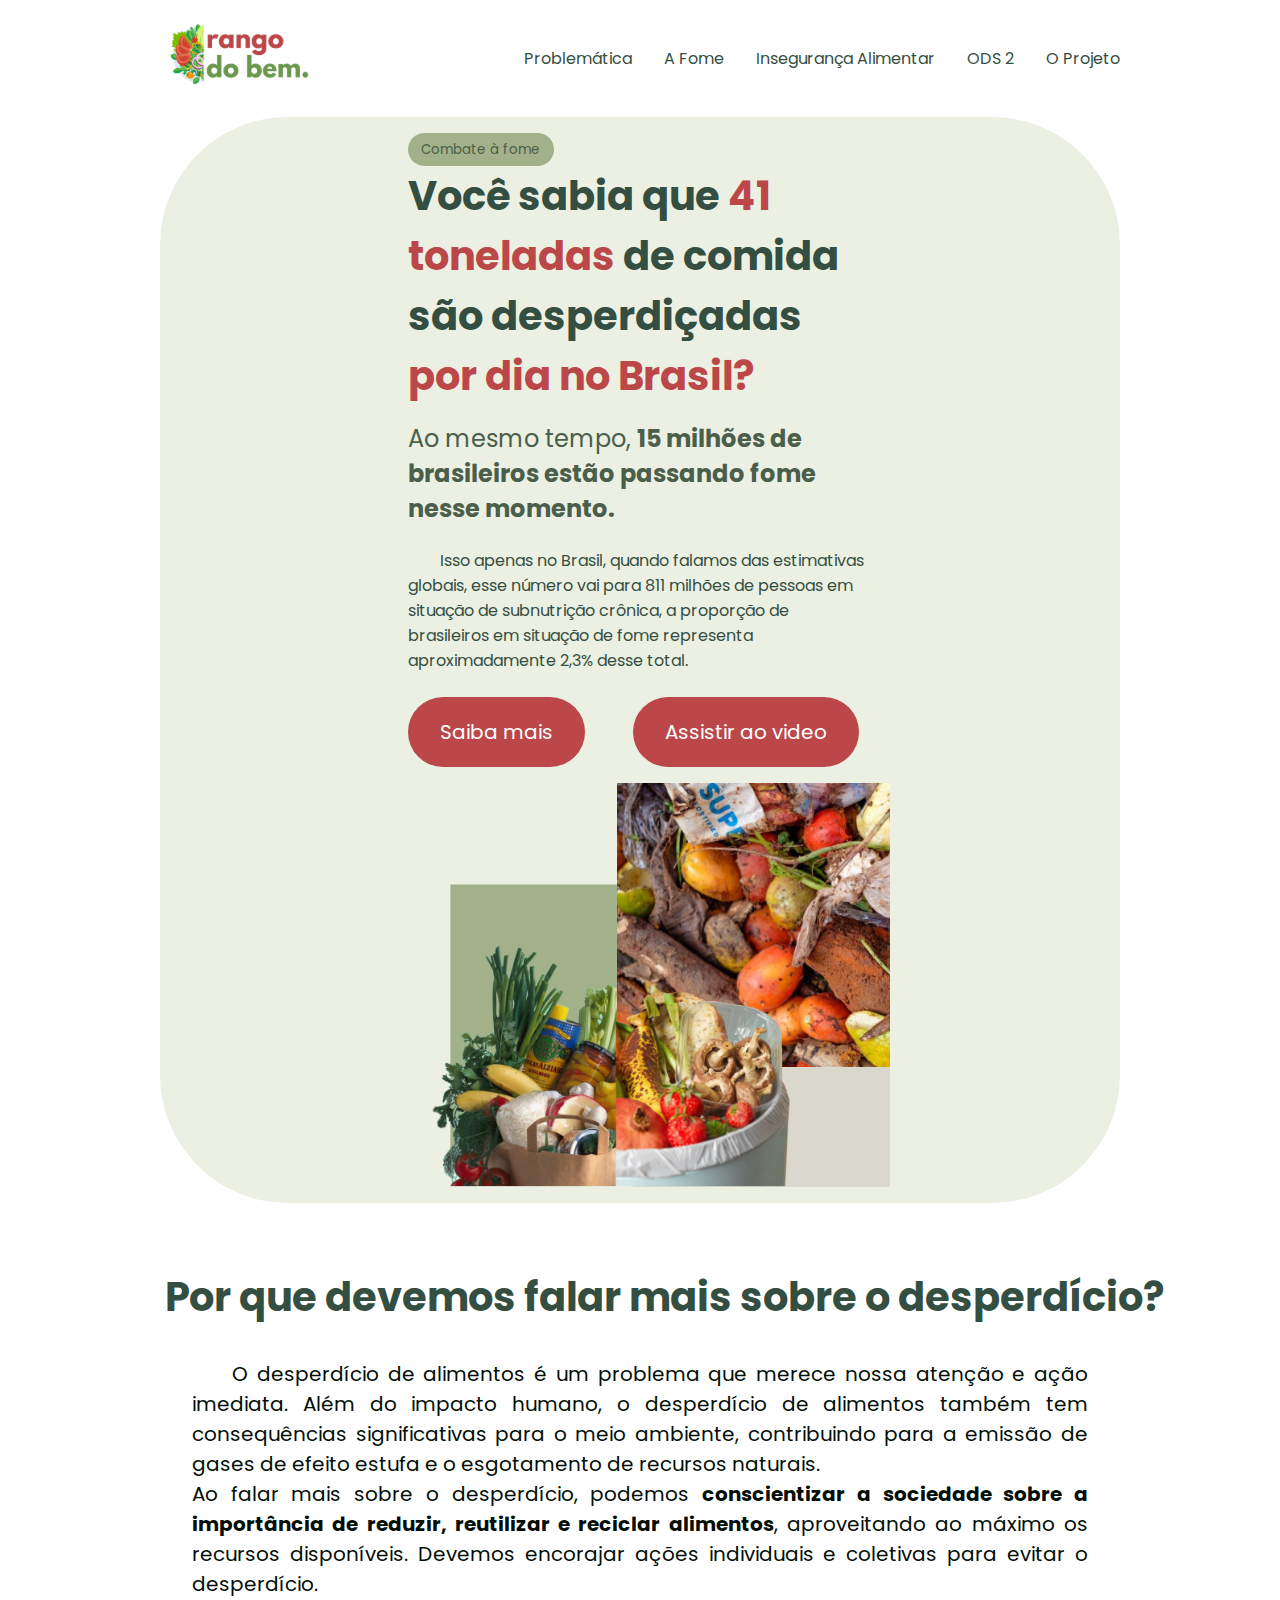
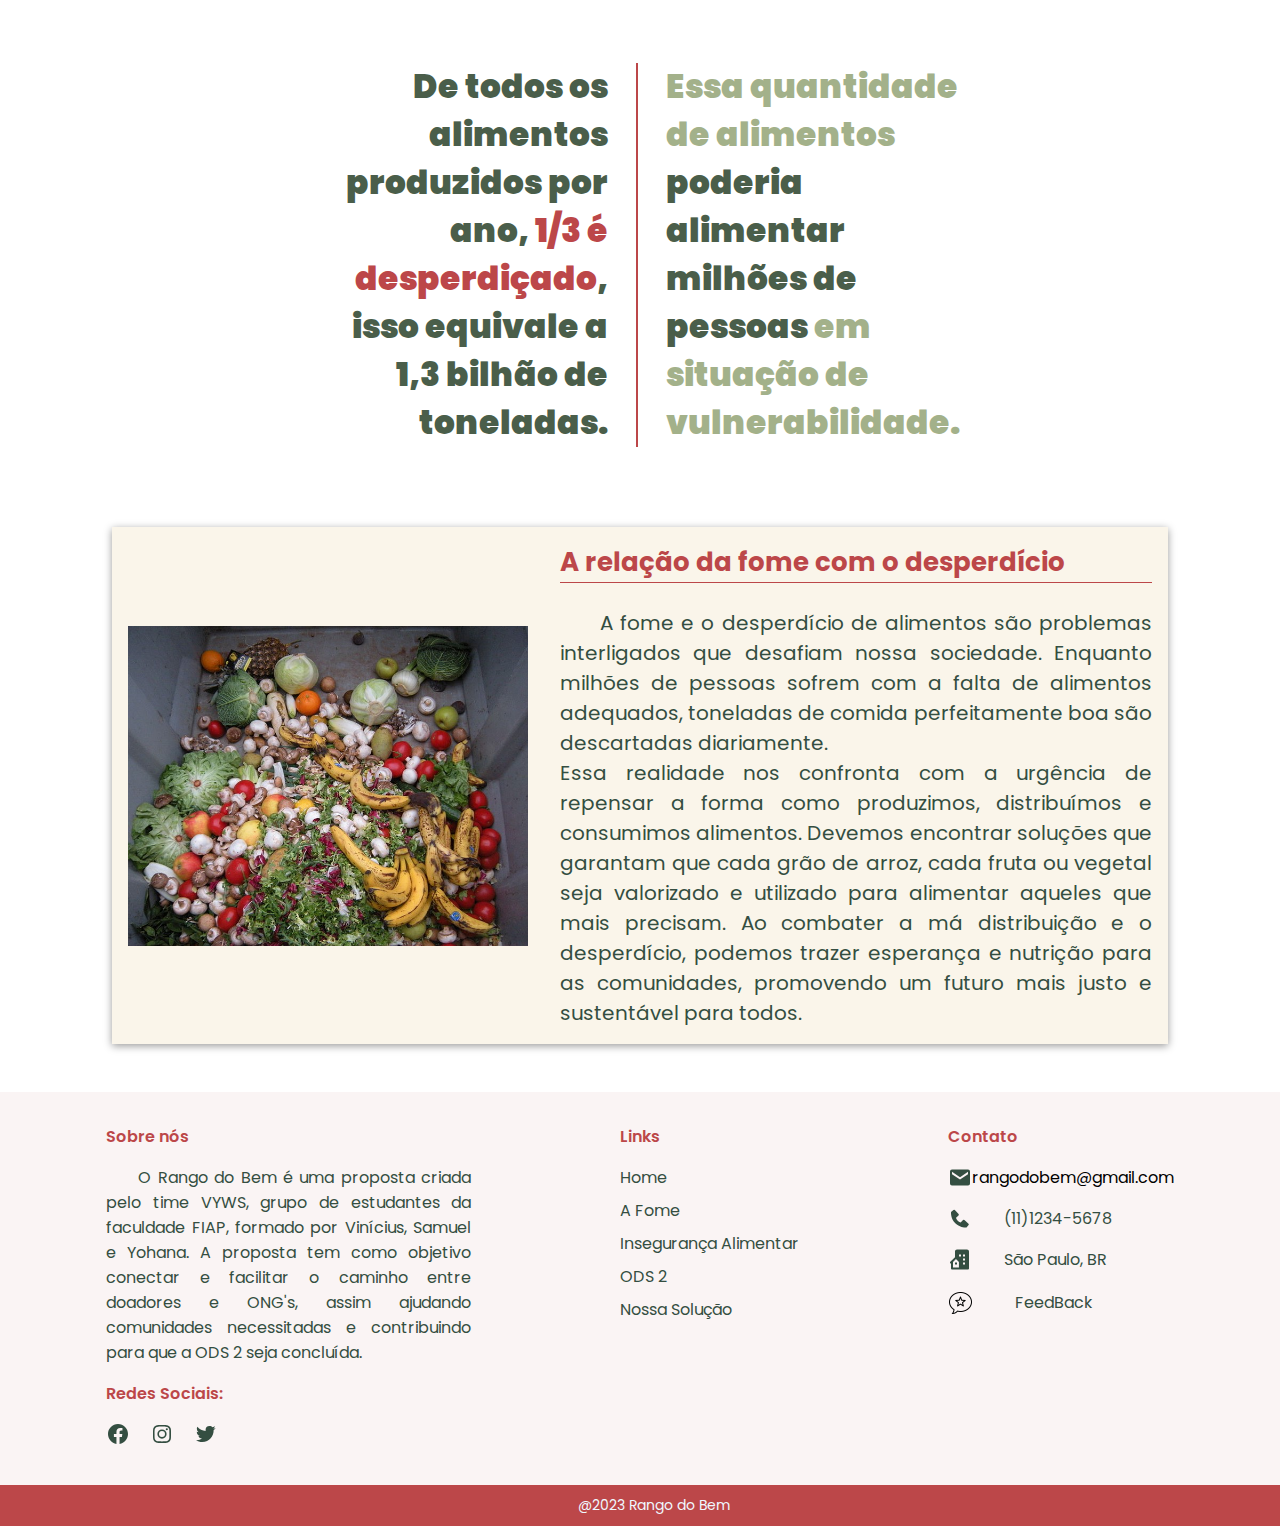
<file: index.html>
<!DOCTYPE html>
<html lang="pt-br">
  <head>
    <meta charset="UTF-8" />
    <meta http-equiv="X-UA-Compatible" content="IE=edge" />
    <meta name="viewport" content="width=device-width, initial-scale=1.0" />
    <title>Rango do Bem</title>
    <link rel="icon" href="assets/images/rg.svg" />
    <link rel="preconnect" href="https://fonts.googleapis.com" />
    <link rel="preconnect" href="https://fonts.gstatic.com" crossorigin />
    <link
      href="https://fonts.googleapis.com/css2?family=Poppins:wght@100;200;300;400;500;700&display=swap"
      rel="stylesheet"
    />
    <link rel="preconnect" href="https://fonts.googleapis.com" />
    <link rel="preconnect" href="https://fonts.gstatic.com" crossorigin />
    <link
      href="https://fonts.googleapis.com/css2?family=Montserrat:wght@200;300;400&display=swap"
      rel="stylesheet"
    />
    <link rel="stylesheet" href="style.css" />
  </head>
  <body>


    <header>
      <nav class="nav-bar">
          <div class="logo">
              <a href="index.html"><img src="assets/images/logo.svg" alt="Logo Rango do Bem"/></a>
          </div>

          <div >
              <ul class="nav-list">
                  <li class="nav-item"><a href="index.html" class="nav-link">Problemática</a></li>
                  <li class="nav-item"><a href="fome.html" class="nav-link">A Fome</a></li>
                  <li class="nav-item"><a href="insegAlimentar.html" class="nav-link">Insegurança Alimentar</a></li>
                  <li class="nav-item"><a href="ods2.html" class="nav-link">ODS 2</a></li>
                  <li class="nav-item"><a href="solucao.html" class="nav-link">O Projeto</a></li>
              </ul>
          </div>

          <div class="mobile-menu-icon">
              <button onclick="menuShow()"><img class="icon" src="assets/images/menu/bx-menu.png" alt="Ícone Menu Mobile"></button>
          </div>
      </nav>

      <div class="mobile-menu">
          <ul class="nav-list">
              <li class="nav-item"><a href="index.html" class="nav-link">Problemática</a></li>
              <li class="nav-item"><a href="fome.html" class="nav-link">A Fome</a></li>
              <li class="nav-item"><a href="insegAlimentar.html" class="nav-link">Insegurança Alimentar</a></li>
              <li class="nav-item"><a href="ods2.html" class="nav-link">ODS 2</a></li>
              <li class="nav-item"><a href="solucao.html" class="nav-link">O Projeto</a></li>
          </ul>
      </div>
  </header>


    <main>
      <section class="problem">
        <div class="container__one">
          <div class="container__one__text">
            <h5>Combate à fome</h5>
            <h2>
              Você sabia que
              <span style="color: var(--red)"> 41 toneladas</span> de comida são
              desperdiçadas
              <span style="color: var(--red)">por dia no Brasil?</span>
            </h2>
            <h4>
              Ao mesmo tempo,
              <strong
                >15 milhões de brasileiros estão passando fome nesse
                momento.</strong
              >
            </h4>
            <p>
              Isso apenas no Brasil, quando falamos das estimativas globais,
              esse número vai para 811 milhões de pessoas em situação de
              subnutrição crônica, a proporção de brasileiros em situação de
              fome representa aproximadamente 2,3% desse total.
            </p>
            <div class="text__button">
              <a
                onclick="redirectFome()"
                target="_blank"
                ><button class="button" >Saiba mais</button></a
              >
              <div class="video">
                <button id="buttonToggle" onclick="buttonClick()" class="button"> Assistir ao video</button>
              </div>
            </div>
          </div>
          <img
            src="assets/images/imagem.png"
            width="500px"
            height="300px"
            class="container__one__image"
            alt="Imagem de comida desperdiçada"
          />
        </div>
      </section>


      <section>
        <div id="toggleDiv">
            <iframe width="720" height="480"
             src="https://www.youtube.com/embed/nalturLBePc" 
             title="YouTube video player" frameborder="0" 
             allow="accelerometer; autoplay; clipboard-write; encrypted-media; gyroscope; picture-in-picture; web-share" allowfullscreen></iframe>
        </div>
      </section>
      <section class="responsividade">
        <div class="titulo">
          <h2 class="conteudo__titulo">
            Por que devemos falar mais sobre o desperdício?
          </h2>
        </div>
        <div class="info">
          <div class="conteudo__texto">
            <div class="conteudo__texto1">
              <p class="texto">
                O desperdício de alimentos é um problema que merece nossa
                atenção e ação imediata. Além do impacto humano, o desperdício
                de alimentos também tem consequências significativas para o meio
                ambiente, contribuindo para a emissão de gases de efeito estufa
                e o esgotamento de recursos naturais. <br />
                Ao falar mais sobre o desperdício, podemos
                <strong
                  >conscientizar a sociedade sobre a importância de reduzir,
                  reutilizar e reciclar alimentos</strong
                >, aproveitando ao máximo os recursos disponíveis. Devemos
                encorajar ações individuais e coletivas para evitar o
                desperdício.
              </p>
            </div>
          </div>
          <div class="conteudo__texto2"></div>
        </div>
        <div class="conteudo__fome">
          <div class="textos">
            <div class="texto1">
              <h3>
                <strong
                  >De todos os alimentos produzidos por ano,<span
                    style="color: var(--red)"
                  >
                    1/3 é desperdiçado</span
                  >, isso equivale a 1,3 bilhão de toneladas.</strong
                >
              </h3>
            </div>
            <div class="texto2">
              <h3>
                <strong
                  >Essa quantidade de alimentos
                  <span style="color: var(--mossGreen)"
                    >poderia alimentar milhões de pessoas</span
                  >
                  em situação de vulnerabilidade.</strong
                >
              </h3>
            </div>
          </div>
        </div>

        <div class="container">
          <div class="card">
            <img
              src="assets/images/desperdicio.jpeg"
              class="card__image"
              width="400"
            />
            <div class="card__body">
              <h3>A relação da fome com o desperdício</h3>
              <hr class="linha" />
              <br />
              <p>
                A fome e o desperdício de alimentos são problemas interligados
                que desafiam nossa sociedade. Enquanto milhões de pessoas sofrem
                com a falta de alimentos adequados, toneladas de comida
                perfeitamente boa são descartadas diariamente. <br />Essa
                realidade nos confronta com a urgência de repensar a forma como
                produzimos, distribuímos e consumimos alimentos. Devemos
                encontrar soluções que garantam que cada grão de arroz, cada
                fruta ou vegetal seja valorizado e utilizado para alimentar
                aqueles que mais precisam. Ao combater a má distribuição e o
                desperdício, podemos trazer esperança e nutrição para as
                comunidades, promovendo um futuro mais justo e sustentável para
                todos.
              </p>
            </div>
          </div>
        </div>
      </section>
      <footer>
        <div class="footer">
          <div class="about_us">
            <h4>Sobre nós</h4>
            <p>
              O Rango do Bem é uma proposta criada pelo time VYWS, grupo de
              estudantes da faculdade FIAP, formado por Vinícius, Samuel e
              Yohana. A proposta tem como objetivo conectar e facilitar o
              caminho entre doadores e ONG's, assim ajudando comunidades
              necessitadas e contribuindo para que a ODS 2 seja concluída.
            </p>
            <h4>Redes Sociais:</h4>
            <div class="social">
              <a href="https://www.facebook.com" target="_blank"
                ><img src="assets/images/logos/bxl-facebook-circle.svg"
              /></a>
              <a href="https://www.instagram.com" target="_blank"
                ><img src="assets/images/logos/bxl-instagram.svg"
              /></a>
              <a href="https://www.twitter.com" target="_blank"
                ><img src="assets/images/logos/bxl-twitter.svg"
              /></a>
            </div>
          </div>
          <div class="links">
            <h4>Links</h4>
            <ul class="footer__links">
              <li><a href="index.html" class="footer__link">Home</a></li>
              <li><a href="fome.html" class="footer__link">A Fome</a></li>
              <li>
                <a href="insegAlimentar.html" class="footer__link"
                  >Insegurança Alimentar</a
                >
              </li>
              <li><a href="ods2.html" class="footer__link">ODS 2</a></li>
              <li>
                <a href="solucao.html" class="footer__link">Nossa Solução</a>
              </li>
            </ul>
          </div>
          <div class="contact">
            <h4>Contato</h4>
            <div class="email">
              <img src="assets/images/logos/bxs-envelope.svg" />
              <a onclick="">rangodobem@gmail.com</a>
            </div>
            <div class="telefone">
              <img src="assets/images/logos/bxs-phone.svg" />
              <p>(11)1234-5678</p>
            </div>
            <div class="endereco">
              <img src="assets/images/logos/bxs-building-house.svg" />
              <p>São Paulo, BR</p>
            </div>
            <div class="feedback" onclick="feedBack()">
              <img src="assets/images/icons8-feedback-50.png">
              <p>FeedBack</p>
          </div>
          </div>
        </div>
        <div class="rodape">
          <p>@2023 Rango do Bem</p>
        </div>
      </footer>
    </main>
    <script src="assets/js/script.js"></script>

  </body>
</html>
</file>
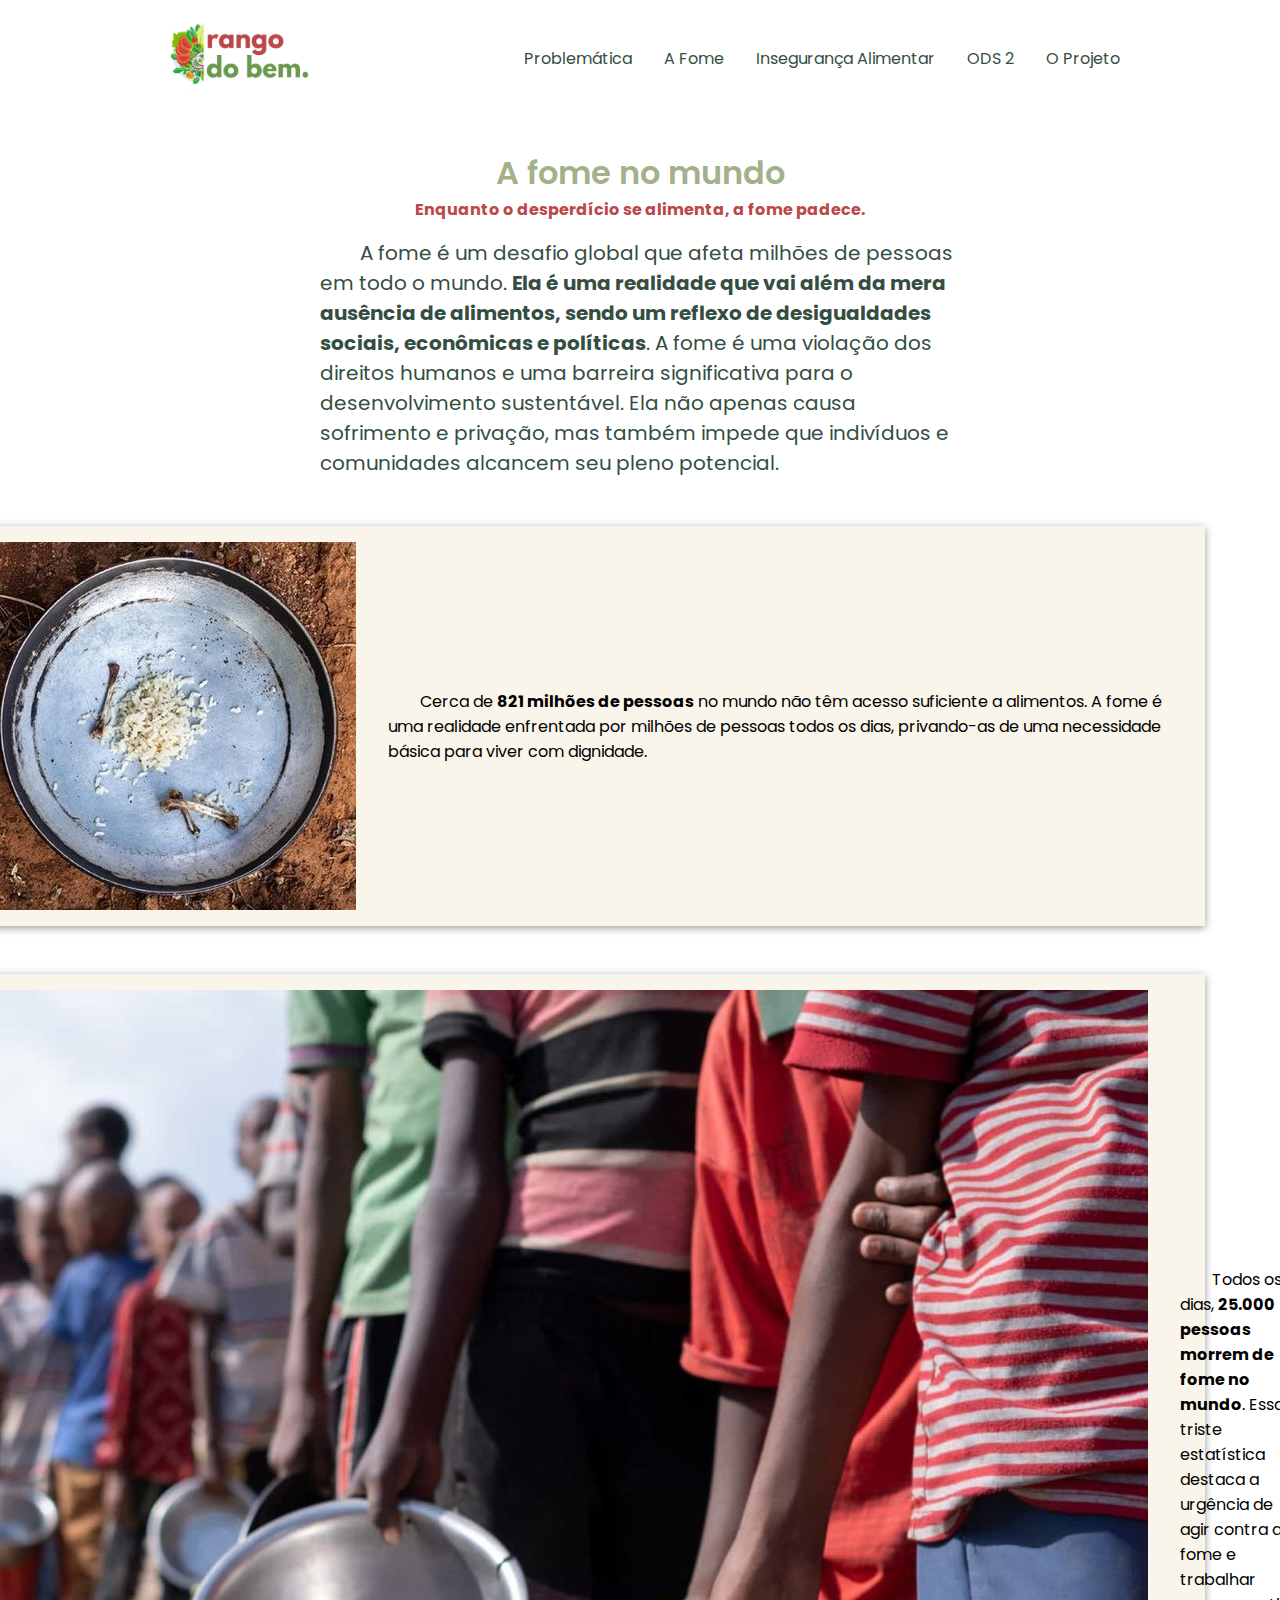
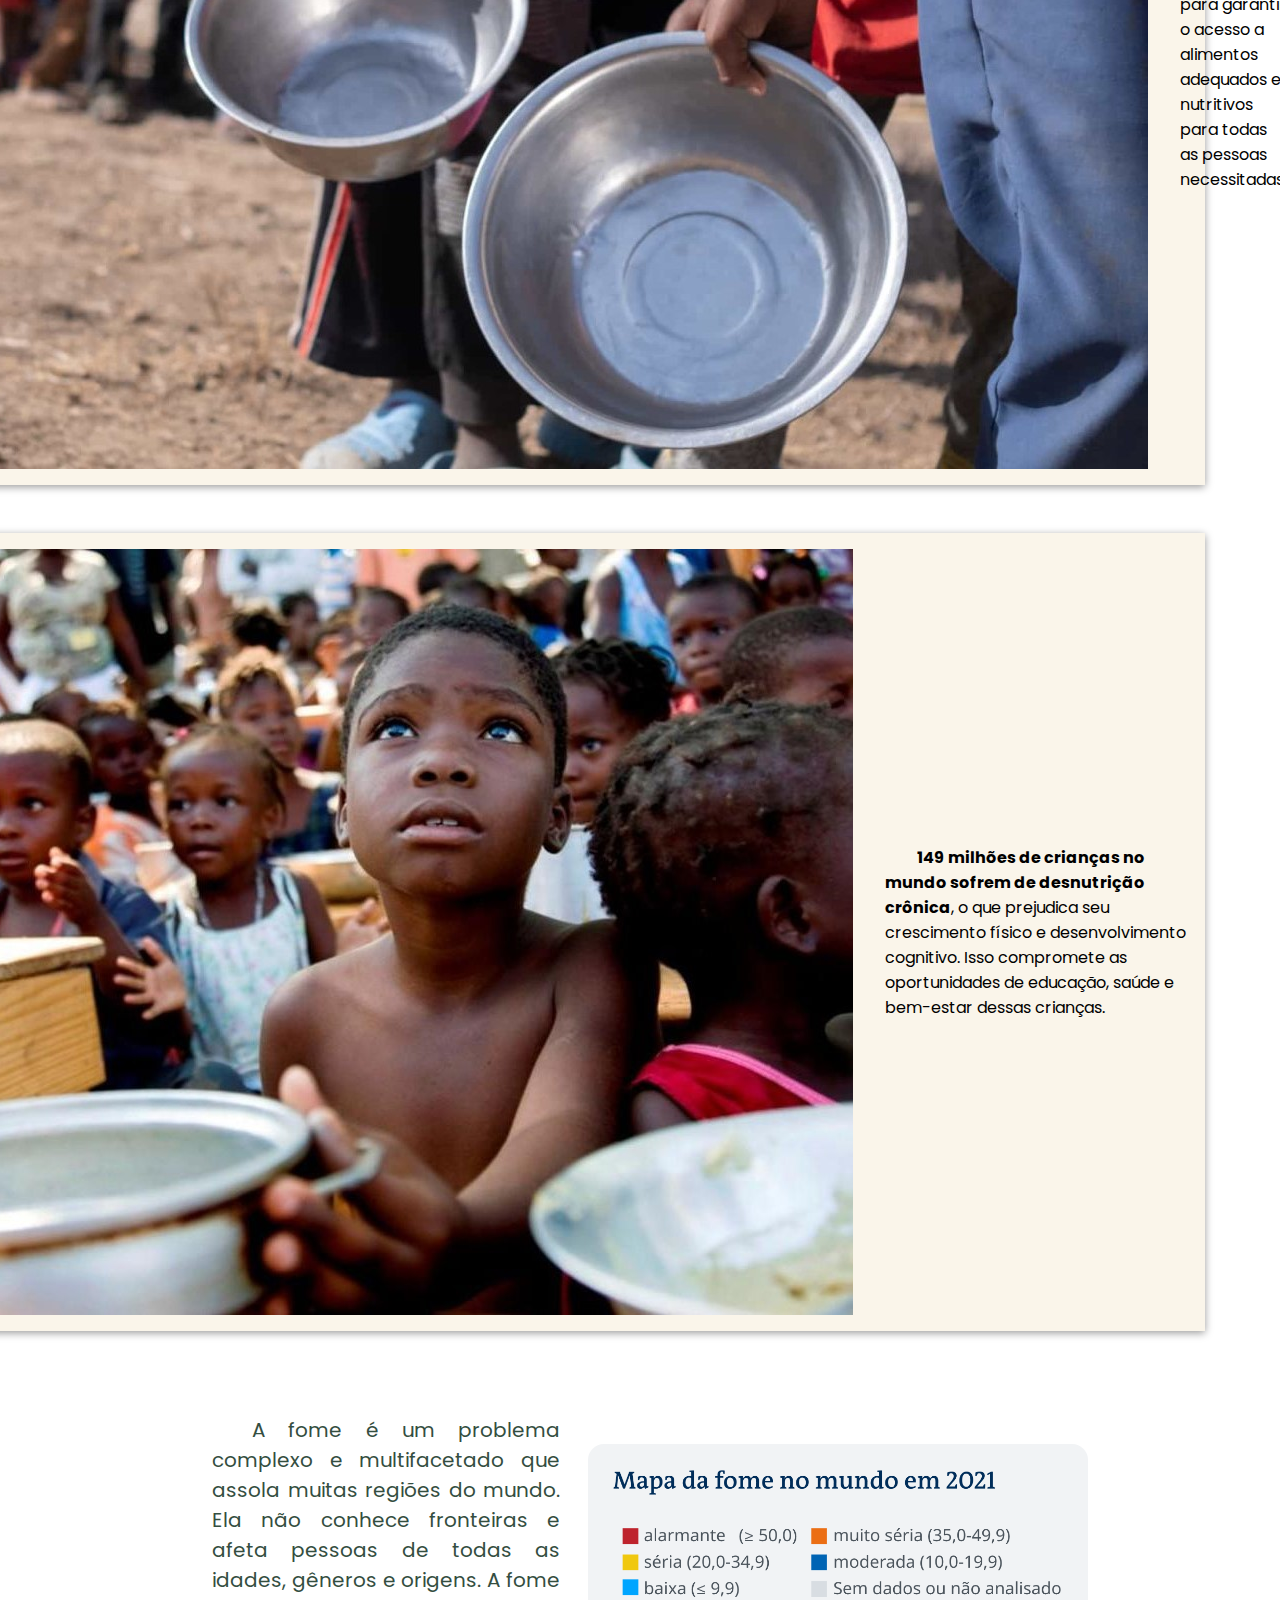
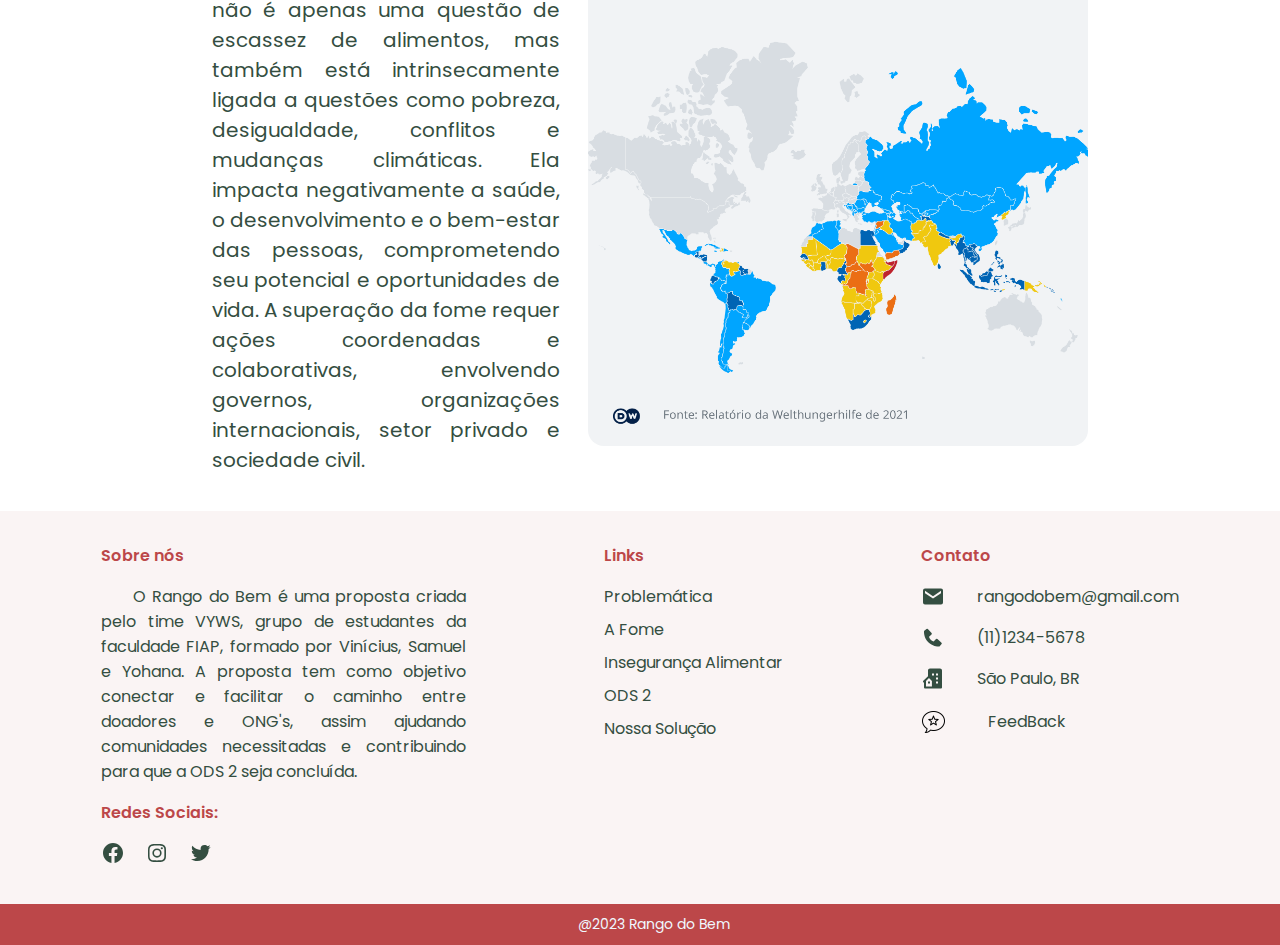
<file: fome.html>
<!DOCTYPE html>
<html lang="pt-br">
<head>
    <meta charset="UTF-8">
    <meta http-equiv="X-UA-Compatible" content="IE=edge">
    <meta name="viewport" content="width=device-width, initial-scale=1.0">
    <title>A fome</title>
    <link rel="icon" href="assets/images/rg.svg">
    <link rel="preconnect" href="https://fonts.googleapis.com">
    <link rel="preconnect" href="https://fonts.gstatic.com" crossorigin>
    <link href="https://fonts.googleapis.com/css2?family=Poppins:wght@100;200;300;400;500;700&display=swap" rel="stylesheet">
    <link rel="preconnect" href="https://fonts.googleapis.com">
    <link rel="preconnect" href="https://fonts.gstatic.com" crossorigin>
    <link href="https://fonts.googleapis.com/css2?family=Montserrat:wght@200;300;400&display=swap" rel="stylesheet">
    <link rel="stylesheet" href="style.css">
    <link href="https://cdn.jsdelivr.net/npm/bootstrap@5.3.0/dist/css/bootstrap.min.css" rel="stylesheet" integrity="sha384-9ndCyUaIbzAi2FUVXJi0CjmCapSmO7SnpJef0486qhLnuZ2cdeRhO02iuK6FUUVM" crossorigin="anonymous">
</head>
<body>
    <header>
        <nav class="nav-bar">
            <div class="logo">
                <a href="index.html"><img src="assets/images/logo.svg" alt="Logo Rango do Bem"/></a>
            </div>
  
            <div >
                <ul class="nav-list">
                    <li class="nav-item"><a href="index.html" class="nav-link">Problemática</a></li>
                    <li class="nav-item"><a href="fome.html" class="nav-link">A Fome</a></li>
                    <li class="nav-item"><a href="insegAlimentar.html" class="nav-link">Insegurança Alimentar</a></li>
                    <li class="nav-item"><a href="ods2.html" class="nav-link">ODS 2</a></li>
                    <li class="nav-item"><a href="solucao.html" class="nav-link">O Projeto</a></li>
                </ul>
            </div>
  
            <div class="mobile-menu-icon">
                <button onclick="menuShow()"><img class="icon" src="assets/images/menu/bx-menu.png"></button>
            </div>
        </nav>
  
        <div class="mobile-menu">
            <ul class="nav-list">
                <li class="nav-item"><a href="index.html" class="nav-link">Problemática</a></li>
                <li class="nav-item"><a href="fome.html" class="nav-link">A Fome</a></li>
                <li class="nav-item"><a href="insegAlimentar.html" class="nav-link">Insegurança Alimentar</a></li>
                <li class="nav-item"><a href="ods2.html" class="nav-link">ODS 2</a></li>
                <li class="nav-item"><a href="solucao.html" class="nav-link">O Projeto</a></li>
            </ul>
        </div>
    </header>
    <section>


        <div class="content">
            <h1 class="content__title">A fome no mundo</h1>
            <h4>Enquanto o desperdício se alimenta, a fome padece.</h4>
            <p class="contentp">A fome é um desafio global que afeta milhões de pessoas em todo o mundo. <strong>Ela é uma realidade que vai além da mera ausência de alimentos, sendo um reflexo de desigualdades sociais, econômicas e políticas</strong>. A fome é uma violação dos direitos humanos e uma barreira significativa para o desenvolvimento sustentável. Ela não apenas causa sofrimento e privação, mas também impede que indivíduos e comunidades alcancem seu pleno potencial. </p>
            <div class="container__cards">
                <div class="row">
                    <div class="col-12 col-md-6 col-lg-4">
                        <div class="card">
                            <img src="assets/images/fome1.jpeg" class="card-img-top">
                            <div class="card-body">
                                <p class="card-text">Cerca de <strong>821 milhões de pessoas</strong> no mundo não têm acesso suficiente a alimentos. A fome é uma realidade enfrentada por milhões de pessoas todos os dias, privando-as de uma necessidade básica para viver com dignidade. </p>
                            </div>
                        </div>
                    </div>
                    <div class="col-12 col-md-6 col-lg-4">
                        <div class="card">
                            <img src="assets/images/fome2.jpg" class="card-img-top">
                            <div class="card-body">
                                <p class="card-text">Todos os dias, <strong> 25.000 pessoas morrem de fome no mundo</strong>. Essa triste estatística destaca a urgência de agir contra a fome e trabalhar para garantir o acesso a alimentos adequados e nutritivos para todas as pessoas necessitadas.</p>
                            </div>
                        </div>
                    </div>
                    <div class="col-12 col-md-6 col-lg-4">
                        <div class="card">
                            <img src="assets/images/fome3.jpg" class="card-img-top">
                            <div class="card-body">
                                <p class="card-text"> <strong>149 milhões de crianças no mundo sofrem de desnutrição crônica</strong>, o que prejudica seu crescimento físico e desenvolvimento cognitivo. Isso compromete as oportunidades de educação, saúde e bem-estar dessas crianças.</p>
                            </div>
                        </div>
                    </div>
                </div>
            </div>
        </div>

        
        <div class="content_fome">
            
            <div class="content__grafic">
                
                <p>A fome é um problema complexo e multifacetado que assola muitas regiões do mundo. Ela não conhece fronteiras e afeta pessoas de todas as idades, gêneros e origens. A fome não é apenas uma questão de escassez de alimentos, mas também está intrinsecamente ligada a questões como pobreza, desigualdade, conflitos e mudanças climáticas. Ela impacta negativamente a saúde, o desenvolvimento e o bem-estar das pessoas, comprometendo seu potencial e oportunidades de vida. A superação da fome requer ações coordenadas e colaborativas, envolvendo governos, organizações internacionais, setor privado e sociedade civil.</p>
                <img class="grafic__img" width="500" src="assets/images/grafico fome.png" alt="Gráfico Insegurança Alimentar">
            </div>
        </div>
    </section>
    <footer>


        <div class="footer">
            <div class="about_us">
                <h4>Sobre nós</h4>
                <p>O Rango do Bem é uma proposta criada pelo time VYWS, grupo de estudantes da faculdade FIAP, formado por Vinícius, Samuel e Yohana. A proposta tem como objetivo conectar e facilitar o caminho entre doadores e ONG's, assim ajudando comunidades necessitadas e contribuindo para que a ODS 2 seja concluída.</p>
                <h4>Redes Sociais:</h4>
                <div class="social">
                    <a href="https://www.facebook.com" target="_blank"><img src="assets/images/logos/bxl-facebook-circle.svg"></a>
                    <a href="https://www.instagram.com" target="_blank"><img src="assets/images/logos/bxl-instagram.svg"></a>
                    <a href="https://www.twitter.com" target="_blank"><img src="assets/images/logos/bxl-twitter.svg"></a>
                </div>
            </div>
            <div class="links">
                <h4>Links</h4>
                <ul class="footer__links">
                    <li><a href="index.html" class="footer__link">Problemática</a></li>
                    <li><a href="fome.html" class="footer__link">A Fome</a></li>
                    <li><a href="insegAlimentar.html" class="footer__link">Insegurança Alimentar</a></li>
                    <li><a href="ods2.html" class="footer__link">ODS 2</a></li>
                    <li><a href="solucao.html" class="footer__link">Nossa Solução</a></li>
                </ul>
            </div>
            <div class="contact">
                <h4>Contato</h4>
                <div class="email">
                    <img src="assets/images/logos/bxs-envelope.svg">
                    <p>rangodobem@gmail.com</p>
                </div>
                <div class="telefone">
                    <img src="assets/images/logos/bxs-phone.svg">
                    <p>(11)1234-5678</p>
                </div>
                <div class="endereco">
                    <img src="assets/images/logos/bxs-building-house.svg">
                    <p>São Paulo, BR</p>
                </div>
                <div class="feedback" onclick="">
                    <img src="assets/images/icons8-feedback-50.png">
                    <p>FeedBack</p>
                </div>
            </div>
        </div>
        <div class="rodape">
            <p>@2023 Rango do Bem</p>
        </div>
        
    </footer>
    <script src="assets/js/script.js"></script>
</body>
</html>
</file>
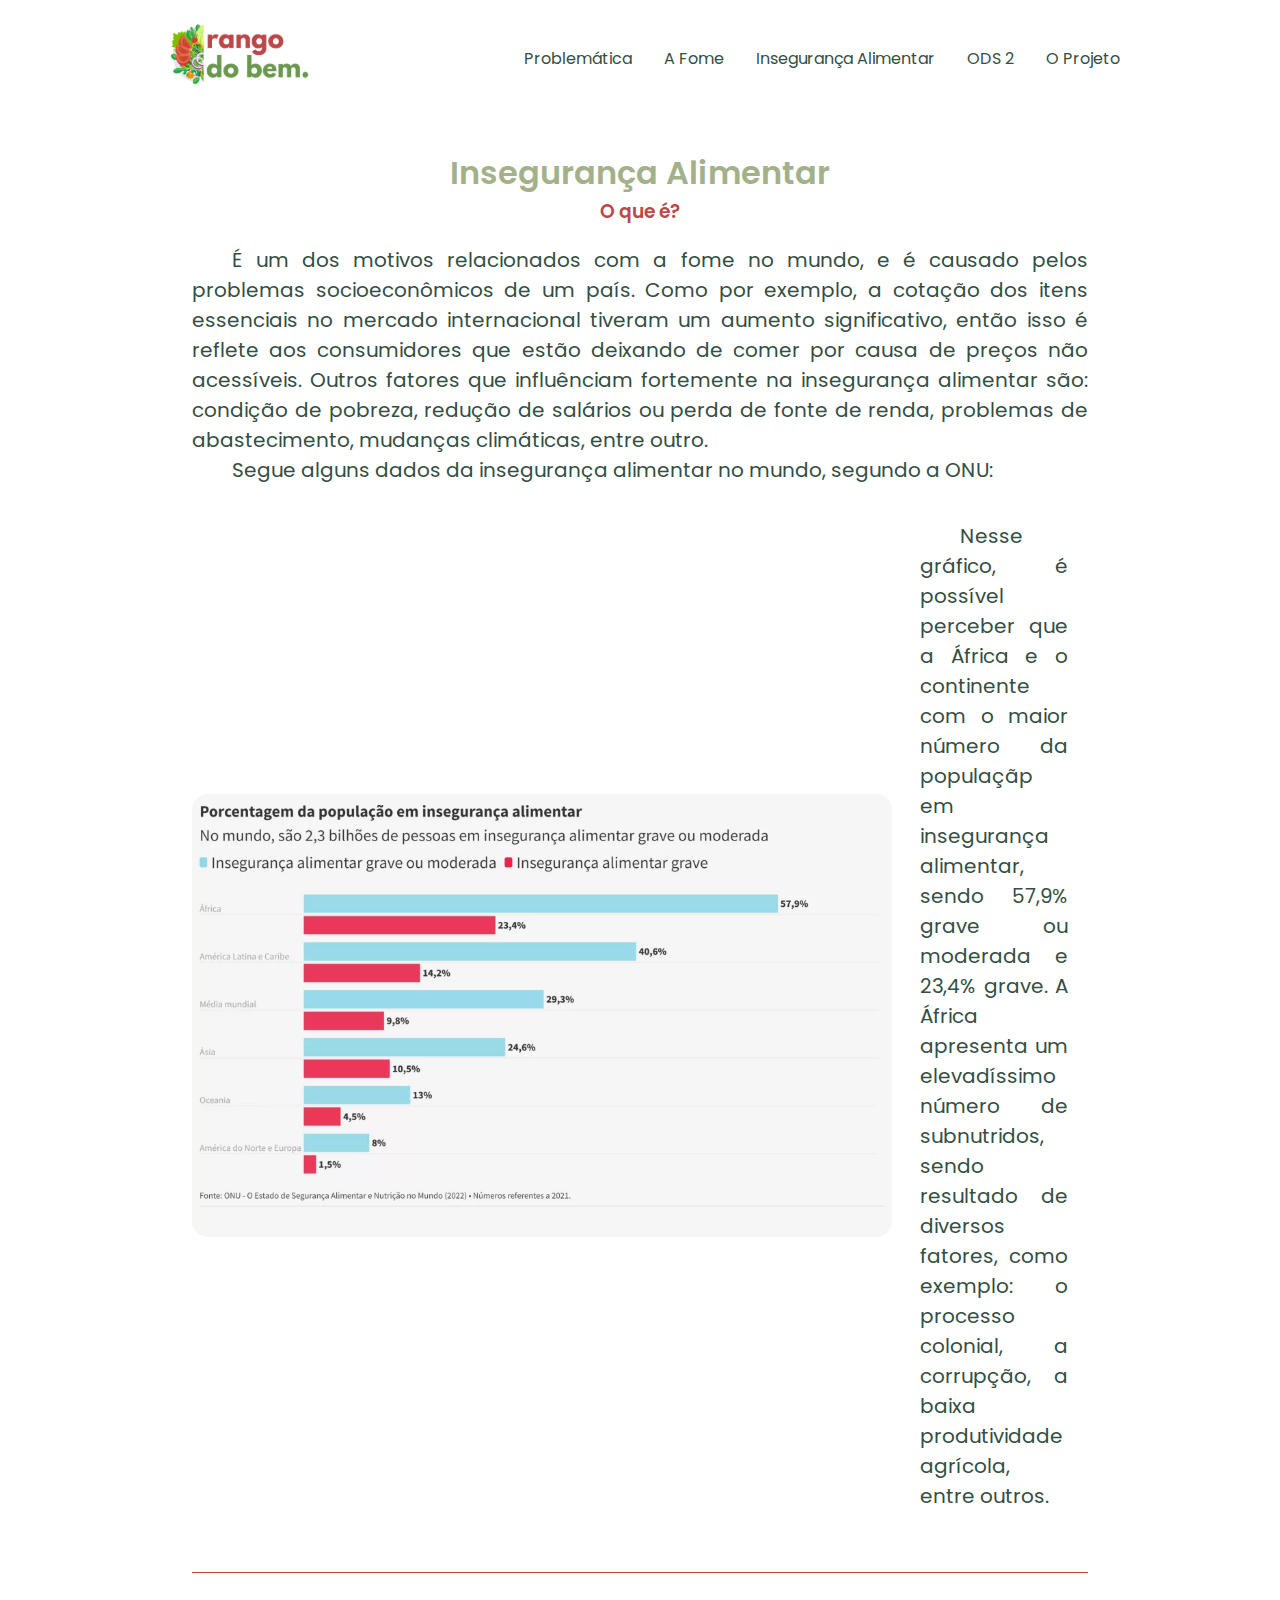
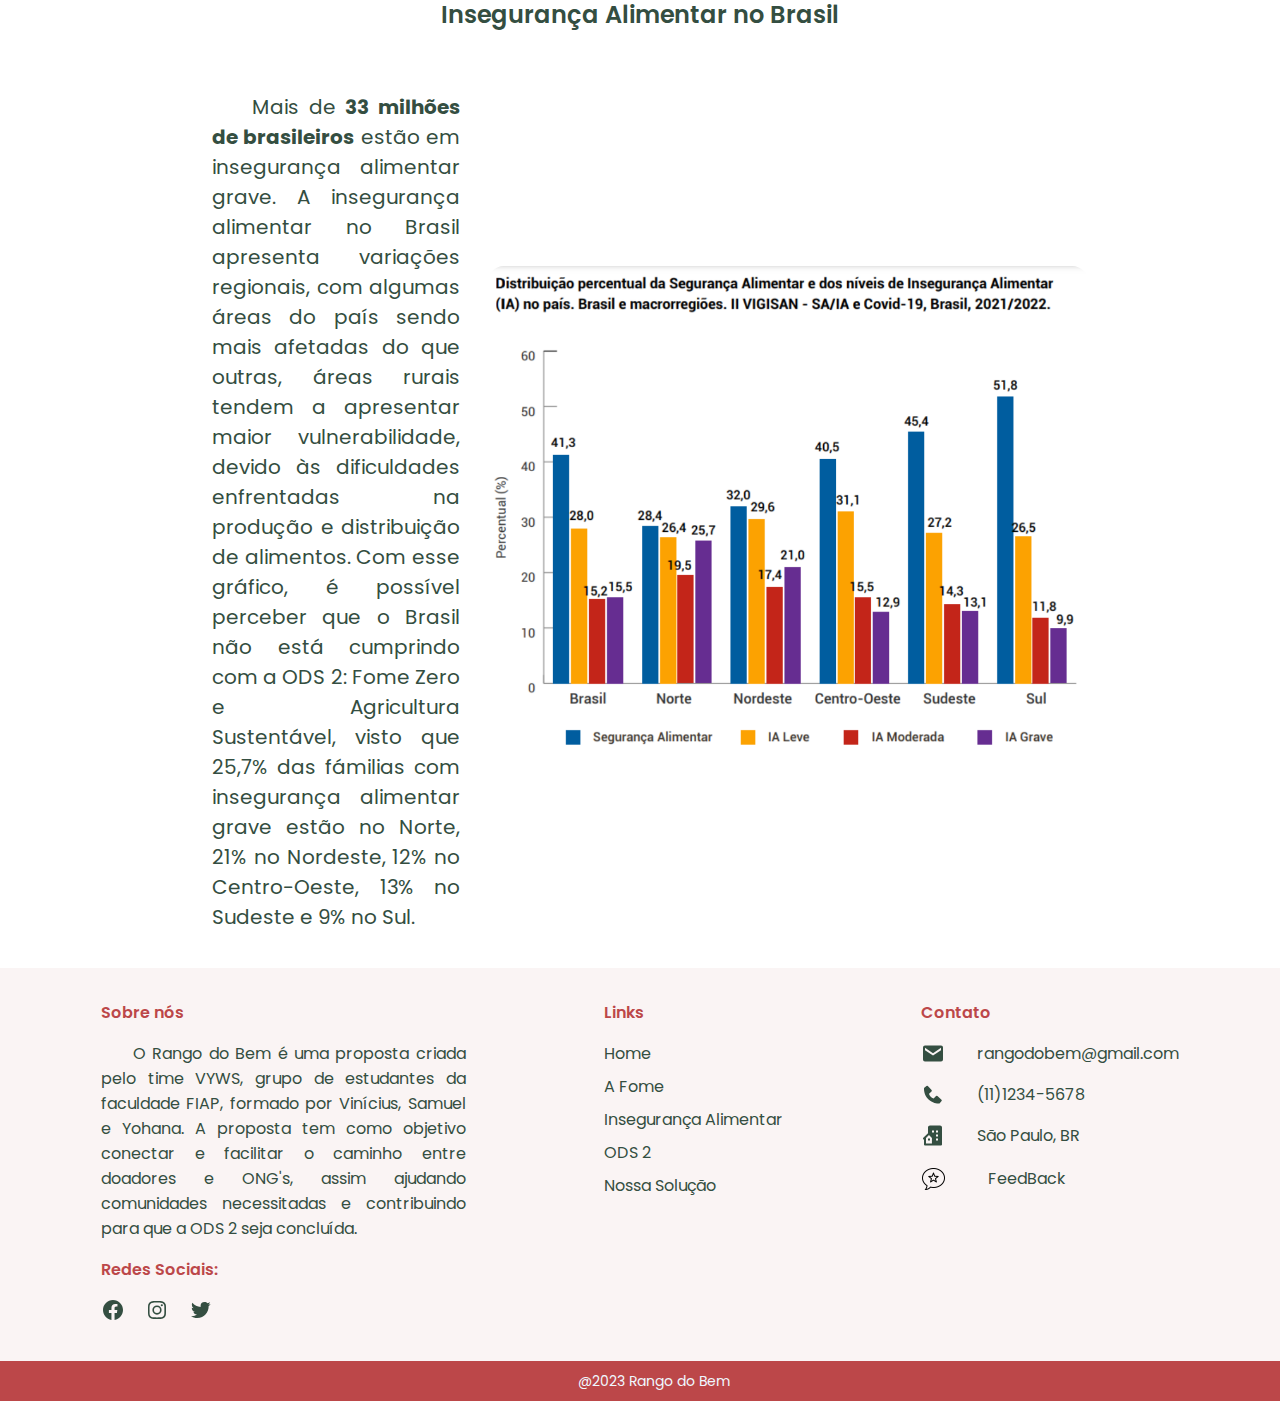
<file: insegAlimentar.html>
<!DOCTYPE html>
<html lang="pt-br">
<head>
    <meta charset="UTF-8">
    <meta http-equiv="X-UA-Compatible" content="IE=edge">
    <meta name="viewport" content="width=device-width, initial-scale=1.0">
    <title>Insegurança Alimentar</title>
    <link rel="icon" href="assets/images/rg.svg">
    <link rel="preconnect" href="https://fonts.googleapis.com">
    <link rel="preconnect" href="https://fonts.gstatic.com" crossorigin>
    <link href="https://fonts.googleapis.com/css2?family=Poppins:wght@100;200;300;400;500;700&display=swap" rel="stylesheet">
    <link rel="preconnect" href="https://fonts.googleapis.com">
    <link rel="preconnect" href="https://fonts.gstatic.com" crossorigin>
    <link href="https://fonts.googleapis.com/css2?family=Montserrat:wght@200;300;400&display=swap" rel="stylesheet">
    <link rel="stylesheet" href="style.css">
    <link href="https://cdn.jsdelivr.net/npm/bootstrap@5.3.0/dist/css/bootstrap.min.css" rel="stylesheet" integrity="sha384-9ndCyUaIbzAi2FUVXJi0CjmCapSmO7SnpJef0486qhLnuZ2cdeRhO02iuK6FUUVM" crossorigin="anonymous">
</head>
<body>
    <main>
        <header>
            <nav class="nav-bar">
                <div class="logo">
                    <a href="index.html"><img src="assets/images/logo.svg" alt="Logo Rango do Bem"/></a>
                </div>
      
                <div >
                    <ul class="nav-list">
                        <li class="nav-item"><a href="index.html" class="nav-link">Problemática</a></li>
                        <li class="nav-item"><a href="fome.html" class="nav-link">A Fome</a></li>
                        <li class="nav-item"><a href="insegAlimentar.html" class="nav-link">Insegurança Alimentar</a></li>
                        <li class="nav-item"><a href="ods2.html" class="nav-link">ODS 2</a></li>
                        <li class="nav-item"><a href="solucao.html" class="nav-link">O Projeto</a></li>
                    </ul>
                </div>
      
                <div class="mobile-menu-icon">
                    <button onclick="menuShow()"><img class="icon" src="assets/images/menu/bx-menu.png"></button>
                </div>
            </nav>
      
            <div class="mobile-menu">
                <ul class="nav-list">
                    <li class="nav-item"><a href="index.html" class="nav-link">Problemática</a></li>
                    <li class="nav-item"><a href="fome.html" class="nav-link">A Fome</a></li>
                    <li class="nav-item"><a href="insegAlimentar.html" class="nav-link">Insegurança Alimentar</a></li>
                    <li class="nav-item"><a href="ods2.html" class="nav-link">ODS 2</a></li>
                    <li class="nav-item"><a href="solucao.html" class="nav-link">O Projeto</a></li>
                </ul>
            </div>
        </header>

        <section>
            <div class="content_fome">
                <div class="content__first__view">
                    <h1>Insegurança Alimentar</h1>
                    <h3>O que é?</h3>
                    <p class="texto">É um dos motivos relacionados com a fome no mundo, e é causado pelos problemas 
                        socioeconômicos de um país. Como por exemplo, a cotação dos itens essenciais no mercado 
                        internacional tiveram um aumento significativo, então isso é reflete aos consumidores
                        que estão deixando de comer por causa de preços não acessíveis. Outros fatores que influênciam
                        fortemente na insegurança alimentar são: condição de pobreza, redução de salários ou perda de 
                        fonte de renda, problemas de abastecimento, mudanças climáticas, entre outro.</p>
                        <p class="texto">Segue alguns dados da insegurança alimentar no mundo, segundo a ONU:</p>
                </div>
                <div class="content__grafic">
                    <img class="grafic__img" width="700" src="assets/images/insegu.jpg" alt="Gráfico Insegurança Alimentar">
                    <p>Nesse gráfico, é possível perceber que a África e o continente com o maior número da populaçãp em insegurança alimentar, sendo 57,9% grave ou moderada e 23,4% grave. A África apresenta um elevadíssimo número de subnutridos, sendo resultado de diversos fatores, como exemplo: o processo colonial, a corrupção, a baixa produtividade agrícola, entre outros.
                    </p>
                </div>
                <br>
                <hr class="linha2">
                <div class="content_fome">
                    <h2>Insegurança Alimentar no Brasil</h2>
                    <div class="content__grafic">
                        <p>Mais de <strong>33 milhões de brasileiros</strong> estão em insegurança alimentar grave. 
                            A insegurança alimentar no Brasil apresenta variações regionais, com algumas áreas do país sendo mais afetadas do que outras, áreas rurais tendem a apresentar maior vulnerabilidade, devido às dificuldades enfrentadas na produção e distribuição de alimentos.
                            Com esse gráfico, é possível perceber que o Brasil não está cumprindo com a ODS 2: Fome Zero e Agricultura Sustentável, visto que 25,7% das fámilias com insegurança alimentar grave estão no Norte, 21% no Nordeste, 12% no Centro-Oeste, 13% no Sudeste e 9% no Sul.
                        </p>
                        <img class="grafic__img" width="600" src="assets/images/grafico segurança.png" alt="Gráfico Insegurança Alimentar">
                    </div>
                </div>
            </div>
            
        </section>
        <footer>
            <div class="footer">
                <div class="about_us">
                    <h4>Sobre nós</h4>
                    <p>O Rango do Bem é uma proposta criada pelo time VYWS, grupo de estudantes da faculdade FIAP, formado por Vinícius, Samuel e Yohana. A proposta tem como objetivo conectar e facilitar o caminho entre doadores e ONG's, assim ajudando comunidades necessitadas e contribuindo para que a ODS 2 seja concluída.</p>
                    <h4>Redes Sociais:</h4>
                    <div class="social">
                        <a href="https://www.facebook.com" target="_blank"><img src="assets/images/logos/bxl-facebook-circle.svg"></a>
                        <a href="https://www.instagram.com" target="_blank"><img src="assets/images/logos/bxl-instagram.svg"></a>
                        <a href="https://www.twitter.com" target="_blank"><img src="assets/images/logos/bxl-twitter.svg"></a>
                    </div>
                </div>
                <div class="links">
                    <h4>Links</h4>
                    <ul class="footer__links">
                        <li><a href="index.html" class="footer__link">Home</a></li>
                        <li><a href="fome.html" class="footer__link">A Fome</a></li>
                        <li><a href="insegAlimentar.html" class="footer__link">Insegurança Alimentar</a></li>
                        <li><a href="ods2.html" class="footer__link">ODS 2</a></li>
                        <li><a href="solucao.html" class="footer__link">Nossa Solução</a></li>
                    </ul>
                </div>
                <div class="contact">
                    <h4>Contato</h4>
                    <div class="email">
                        <img src="assets/images/logos/bxs-envelope.svg">
                        <p>rangodobem@gmail.com</p>
                    </div>
                    <div class="telefone">
                        <img src="assets/images/logos/bxs-phone.svg">
                        <p>(11)1234-5678</p>
                    </div>
                    <div class="endereco">
                        <img src="assets/images/logos/bxs-building-house.svg">
                        <p>São Paulo, BR</p>
                    </div>
                    <div class="feedback" onclick="feedBack()">
                        <img src="assets/images/icons8-feedback-50.png">
                        <p>FeedBack</p>
                    </div>
                </div>
            </div>
            <div class="rodape">
                <p>@2023 Rango do Bem</p>
            </div>
            
        </footer>
    </main>
    <script src="assets/js/script.js"></script>
</body>
</html>
</file>
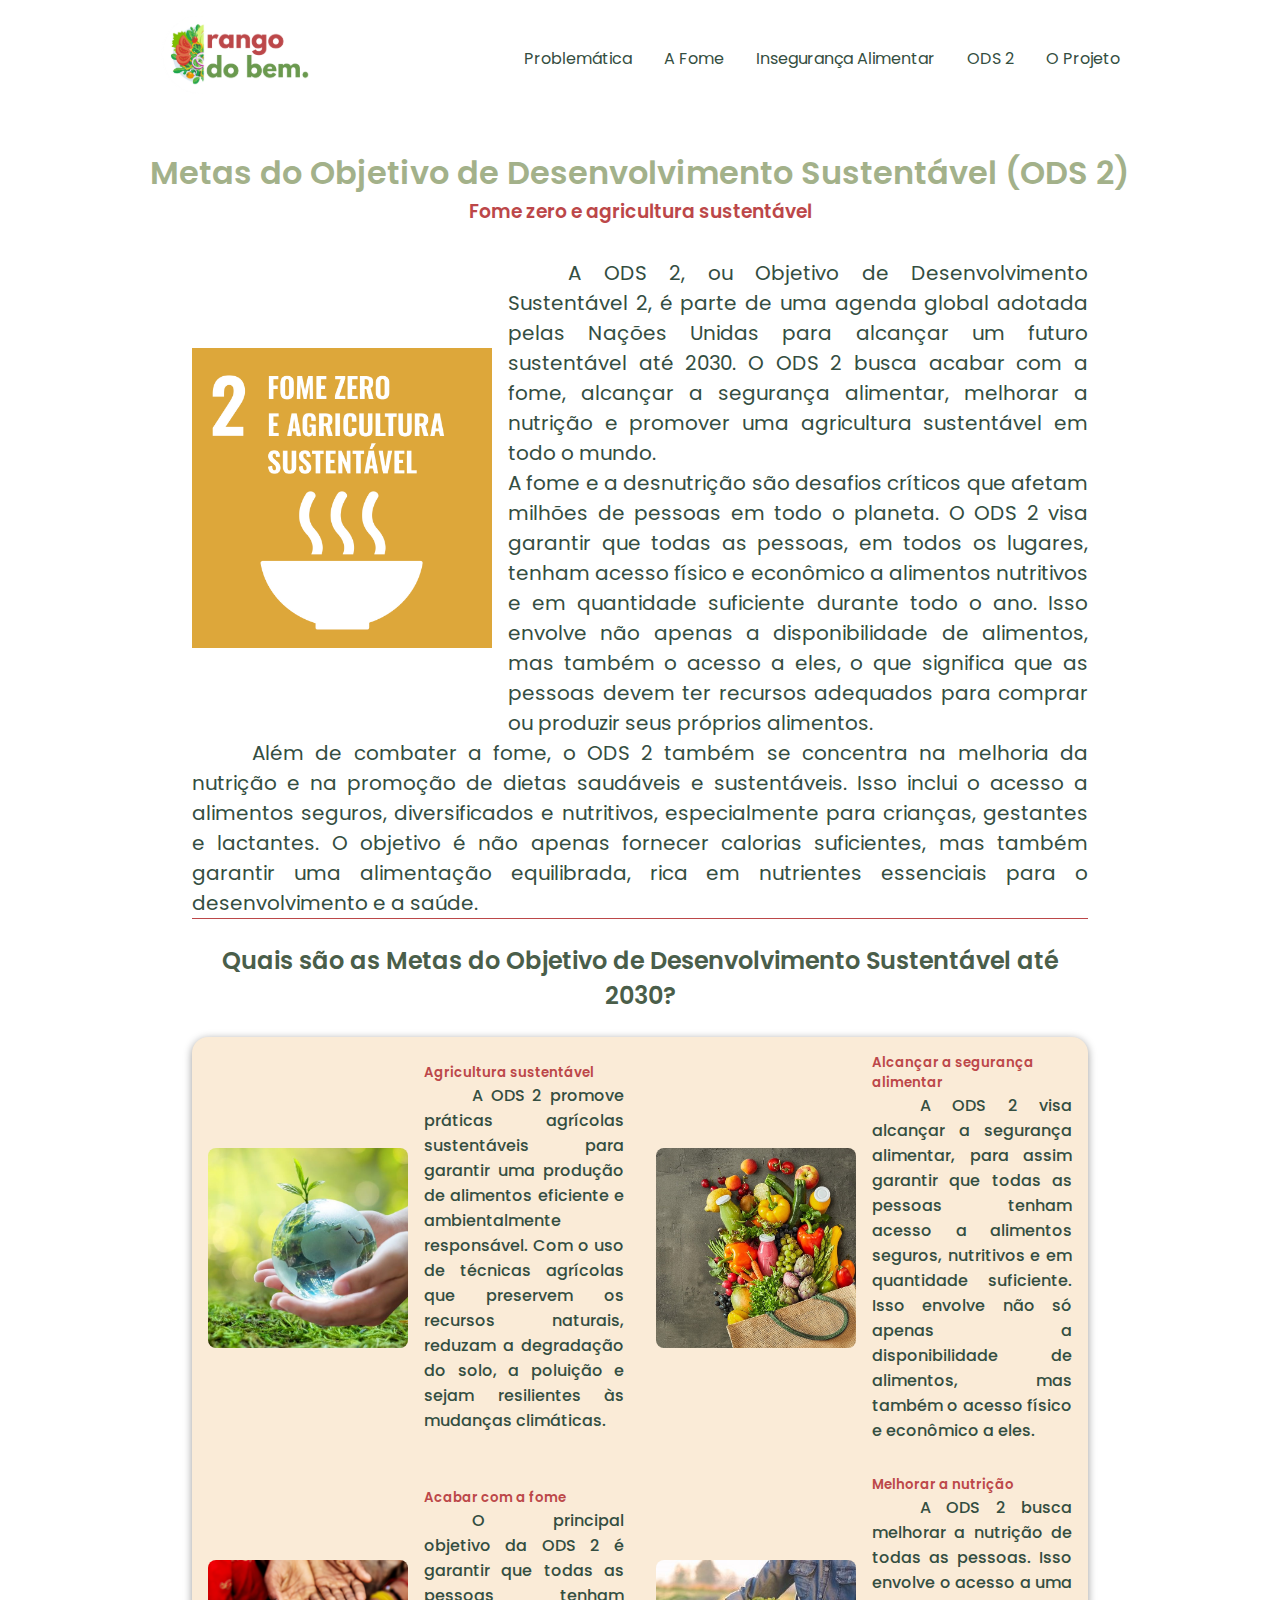
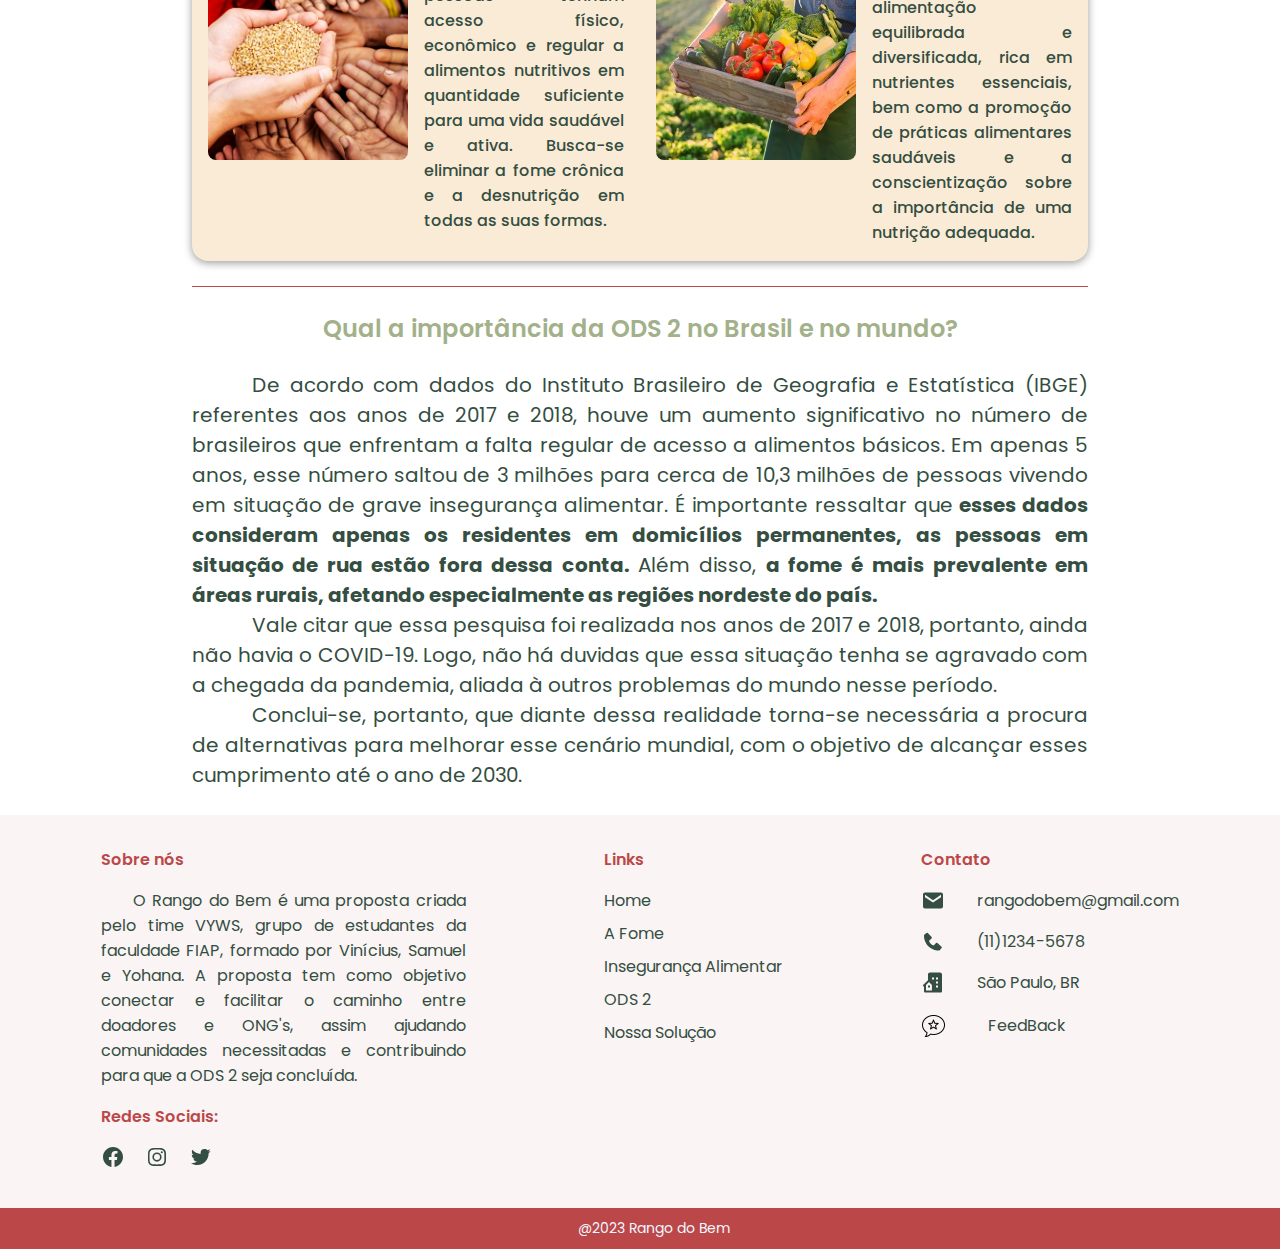
<file: ods2.html>
<!DOCTYPE html>
<html lang="pt-br">
<head>
    <meta charset="UTF-8">
    <meta http-equiv="X-UA-Compatible" content="IE=edge">
    <meta name="viewport" content="width=device-width, initial-scale=1.0">
    <title>A fome</title>
    <link rel="icon" href="assets/images/rg.svg">
    <link rel="preconnect" href="https://fonts.googleapis.com">
    <link rel="preconnect" href="https://fonts.gstatic.com" crossorigin>
    <link href="https://fonts.googleapis.com/css2?family=Poppins:wght@100;200;300;400;500;700&display=swap" rel="stylesheet">
    <link rel="preconnect" href="https://fonts.googleapis.com">
    <link rel="preconnect" href="https://fonts.gstatic.com" crossorigin>
    <link href="https://fonts.googleapis.com/css2?family=Montserrat:wght@200;300;400&display=swap" rel="stylesheet">
    <link rel="stylesheet" href="style.css">
    <link href="https://cdn.jsdelivr.net/npm/bootstrap@5.3.0/dist/css/bootstrap.min.css" rel="stylesheet" integrity="sha384-9ndCyUaIbzAi2FUVXJi0CjmCapSmO7SnpJef0486qhLnuZ2cdeRhO02iuK6FUUVM" crossorigin="anonymous">
</head>
<body>
    <header>
        <nav class="nav-bar">
            <div class="logo">
                <a href="index.html"><img src="assets/images/logo.svg" alt="Logo Rango do Bem"/></a>
            </div>
  
            <div >
                <ul class="nav-list">
                    <li class="nav-item"><a href="index.html" class="nav-link">Problemática</a></li>
                    <li class="nav-item"><a href="fome.html" class="nav-link">A Fome</a></li>
                    <li class="nav-item"><a href="insegAlimentar.html" class="nav-link">Insegurança Alimentar</a></li>
                    <li class="nav-item"><a href="ods2.html" class="nav-link">ODS 2</a></li>
                    <li class="nav-item"><a href="solucao.html" class="nav-link">O Projeto</a></li>
                </ul>
            </div>
  
            <div class="mobile-menu-icon">
                <button onclick="menuShow()"><img class="icon" src="assets/images/menu/bx-menu.png"></button>
            </div>
        </nav>
  
        <div class="mobile-menu">
            <ul class="nav-list">
                <li class="nav-item"><a href="index.html" class="nav-link">Problemática</a></li>
                <li class="nav-item"><a href="fome.html" class="nav-link">A Fome</a></li>
                <li class="nav-item"><a href="insegAlimentar.html" class="nav-link">Insegurança Alimentar</a></li>
                <li class="nav-item"><a href="ods2.html" class="nav-link">ODS 2</a></li>
                <li class="nav-item"><a href="solucao.html" class="nav-link">O Projeto</a></li>
            </ul>
        </div>
    </header>
    <section>
        <div class="ods">
            <h1 class="ods__title">Metas do Objetivo de Desenvolvimento Sustentável (ODS 2)</h1>
            <h3>Fome zero e agricultura sustentável</h3>
            <div class="ods__div">
                <img src="assets/images/ODS2-1.jpg" width="300px">
                <p>A ODS 2, ou Objetivo de Desenvolvimento Sustentável 2, é parte de uma agenda global adotada pelas Nações Unidas para alcançar um futuro sustentável até 2030. O ODS 2 busca acabar com a fome, alcançar a segurança alimentar, melhorar a nutrição e promover uma agricultura sustentável em todo o mundo. <br> A fome e a desnutrição são desafios críticos que afetam milhões de pessoas em todo o planeta. O ODS 2 visa garantir que todas as pessoas, em todos os lugares, tenham acesso físico e econômico a alimentos nutritivos e em quantidade suficiente durante todo o ano. Isso envolve não apenas a disponibilidade de alimentos, mas também o acesso a eles, o que significa que as pessoas devem ter recursos adequados para comprar ou produzir seus próprios alimentos. <br></p>
            </div>
            <div class="ods__div2">
                <p>Além de combater a fome, o ODS 2 também se concentra na melhoria da nutrição e na promoção de dietas saudáveis e sustentáveis. Isso inclui o acesso a alimentos seguros, diversificados e nutritivos, especialmente para crianças, gestantes e lactantes. O objetivo é não apenas fornecer calorias suficientes, mas também garantir uma alimentação equilibrada, rica em nutrientes essenciais para o desenvolvimento e a saúde.</p>
            </div>  
            <hr class="linha2">
            <h2>Quais são as Metas do Objetivo de Desenvolvimento Sustentável até 2030?</h2>
            <div class="obs__cards">
                <div class="ods__infos">
                    <div class="ods__card1">
                        <img src="assets/images/Agricultura-sustentavel.jpg" width="200px" height="200px">
                        <div class="card1__content">
                            <h5>Agricultura sustentável</h5>
                            <p>A ODS 2 promove práticas agrícolas sustentáveis para garantir uma produção de alimentos eficiente e ambientalmente responsável. Com o uso de técnicas agrícolas que preservem os recursos naturais, reduzam a degradação do solo, a poluição e sejam resilientes às mudanças climáticas.</p>
                        </div>
                    </div>
                    <div class="ods__card1">
                        <img src="assets/images/segurança-alimentar.jpg" width="200px" height="200px">
                        <div class="card2__content">
                            <h5>Alcançar a segurança alimentar</h5>
                            <p>A ODS 2 visa alcançar a segurança alimentar, para assim garantir que todas as pessoas tenham acesso a alimentos seguros, nutritivos e em quantidade suficiente. Isso envolve não só apenas a disponibilidade de alimentos, mas também o acesso físico e econômico a eles.</p>
                        </div>
                    </div>
                </div>

                <div class="ods__infos">
                    <div class="ods__card1">
                        <img src="assets/images/acabar-com-a-fome.png" width="200px" height="200px">
                        <div class="card1__content">
                            <h5>Acabar com a fome</h5>
                            <p>O principal objetivo da ODS 2 é garantir que todas as pessoas tenham acesso físico, econômico e regular a alimentos nutritivos em quantidade suficiente para uma vida saudável e ativa. Busca-se eliminar a fome crônica e a desnutrição em todas as suas formas.</p>
                        </div>
                    </div>
                    <div class="ods__card1">
                        <img src="assets/images/nutricao.jpg" width="200px" height="200px">
                        <div class="card2__content">
                            <h5>Melhorar a nutrição</h5>
                            <p>A ODS 2 busca melhorar a nutrição de todas as pessoas. Isso envolve o acesso a uma alimentação equilibrada e diversificada, rica em nutrientes essenciais, bem como a promoção de práticas alimentares saudáveis e a conscientização sobre a importância de uma nutrição adequada.</p>
                        </div>
                    </div>
                </div>
            </div>
            <br>
            <hr class="linha2">
            <div class="ods__import">
                <h2>Qual a importância da ODS 2 no Brasil e no mundo?</h2>
                <div class="ods__import__text">
                    <p> De acordo com dados do Instituto Brasileiro de Geografia e Estatística (IBGE) referentes aos anos de 2017 e 2018, houve um aumento significativo no número de brasileiros que enfrentam a falta regular de acesso a alimentos básicos. Em apenas 5 anos, esse número saltou de 3 milhões para cerca de 10,3 milhões de pessoas vivendo em situação de grave insegurança alimentar. É importante ressaltar que <strong>esses dados consideram apenas os residentes em domicílios permanentes, as pessoas em situação de rua estão fora dessa conta.</strong> Além disso, <strong>a fome é mais prevalente em áreas rurais, afetando especialmente as regiões nordeste do país.</strong></p>

                    <p>Vale citar que essa pesquisa foi realizada nos anos de 2017 e 2018, portanto, ainda não havia o COVID-19. Logo, não há duvidas que essa situação tenha se agravado com a chegada da pandemia, aliada à outros problemas do mundo nesse período.</p>
                    <p>Conclui-se, portanto, que diante dessa realidade torna-se necessária a procura de alternativas para melhorar esse cenário mundial, com o objetivo de alcançar esses cumprimento até o ano de 2030.</p>
                </div>
            </div>
            <br>
        </div>
    </section>
    <footer>
        <div class="footer">
            <div class="about_us">
                <h4>Sobre nós</h4>
                <p>O Rango do Bem é uma proposta criada pelo time VYWS, grupo de estudantes da faculdade FIAP, formado por Vinícius, Samuel e Yohana. A proposta tem como objetivo conectar e facilitar o caminho entre doadores e ONG's, assim ajudando comunidades necessitadas e contribuindo para que a ODS 2 seja concluída.</p>
                <h4>Redes Sociais:</h4>
                <div class="social">
                    <a href="https://www.facebook.com" target="_blank"><img src="assets/images/logos/bxl-facebook-circle.svg"></a>
                        <a href="https://www.instagram.com" target="_blank"><img src="assets/images/logos/bxl-instagram.svg"></a>
                        <a href="https://www.twitter.com" target="_blank"><img src="assets/images/logos/bxl-twitter.svg"></a>
                </div>
            </div>
            <div class="links">
                <h4>Links</h4>
                <ul class="footer__links">
                    <li><a href="index.html" class="footer__link">Home</a></li>
                    <li><a href="fome.html" class="footer__link">A Fome</a></li>
                    <li><a href="insegAlimentar.html" class="footer__link">Insegurança Alimentar</a></li>
                    <li><a href="ods2.html" class="footer__link">ODS 2</a></li>
                    <li><a href="solucao.html" class="footer__link">Nossa Solução</a></li>
                </ul>
            </div>
            <div class="contact">
                <h4>Contato</h4>
                <div class="email">
                    <img src="assets/images/logos/bxs-envelope.svg">
                    <p>rangodobem@gmail.com</p>
                </div>
                <div class="telefone">
                    <img src="assets/images/logos/bxs-phone.svg">
                    <p>(11)1234-5678</p>
                </div>
                <div class="endereco">
                    <img src="assets/images/logos/bxs-building-house.svg">
                    <p>São Paulo, BR</p>
                </div>
                <div class="feedback" onclick="feedBack()">
                    <img src="assets/images/icons8-feedback-50.png">
                    <p>FeedBack</p>
                </div>
            </div>
        </div>
        <div class="rodape">
            <p>@2023 Rango do Bem</p>
        </div>
        
    </footer>
    <script src="assets/js/script.js"></script>
</body>
</html>
</file>
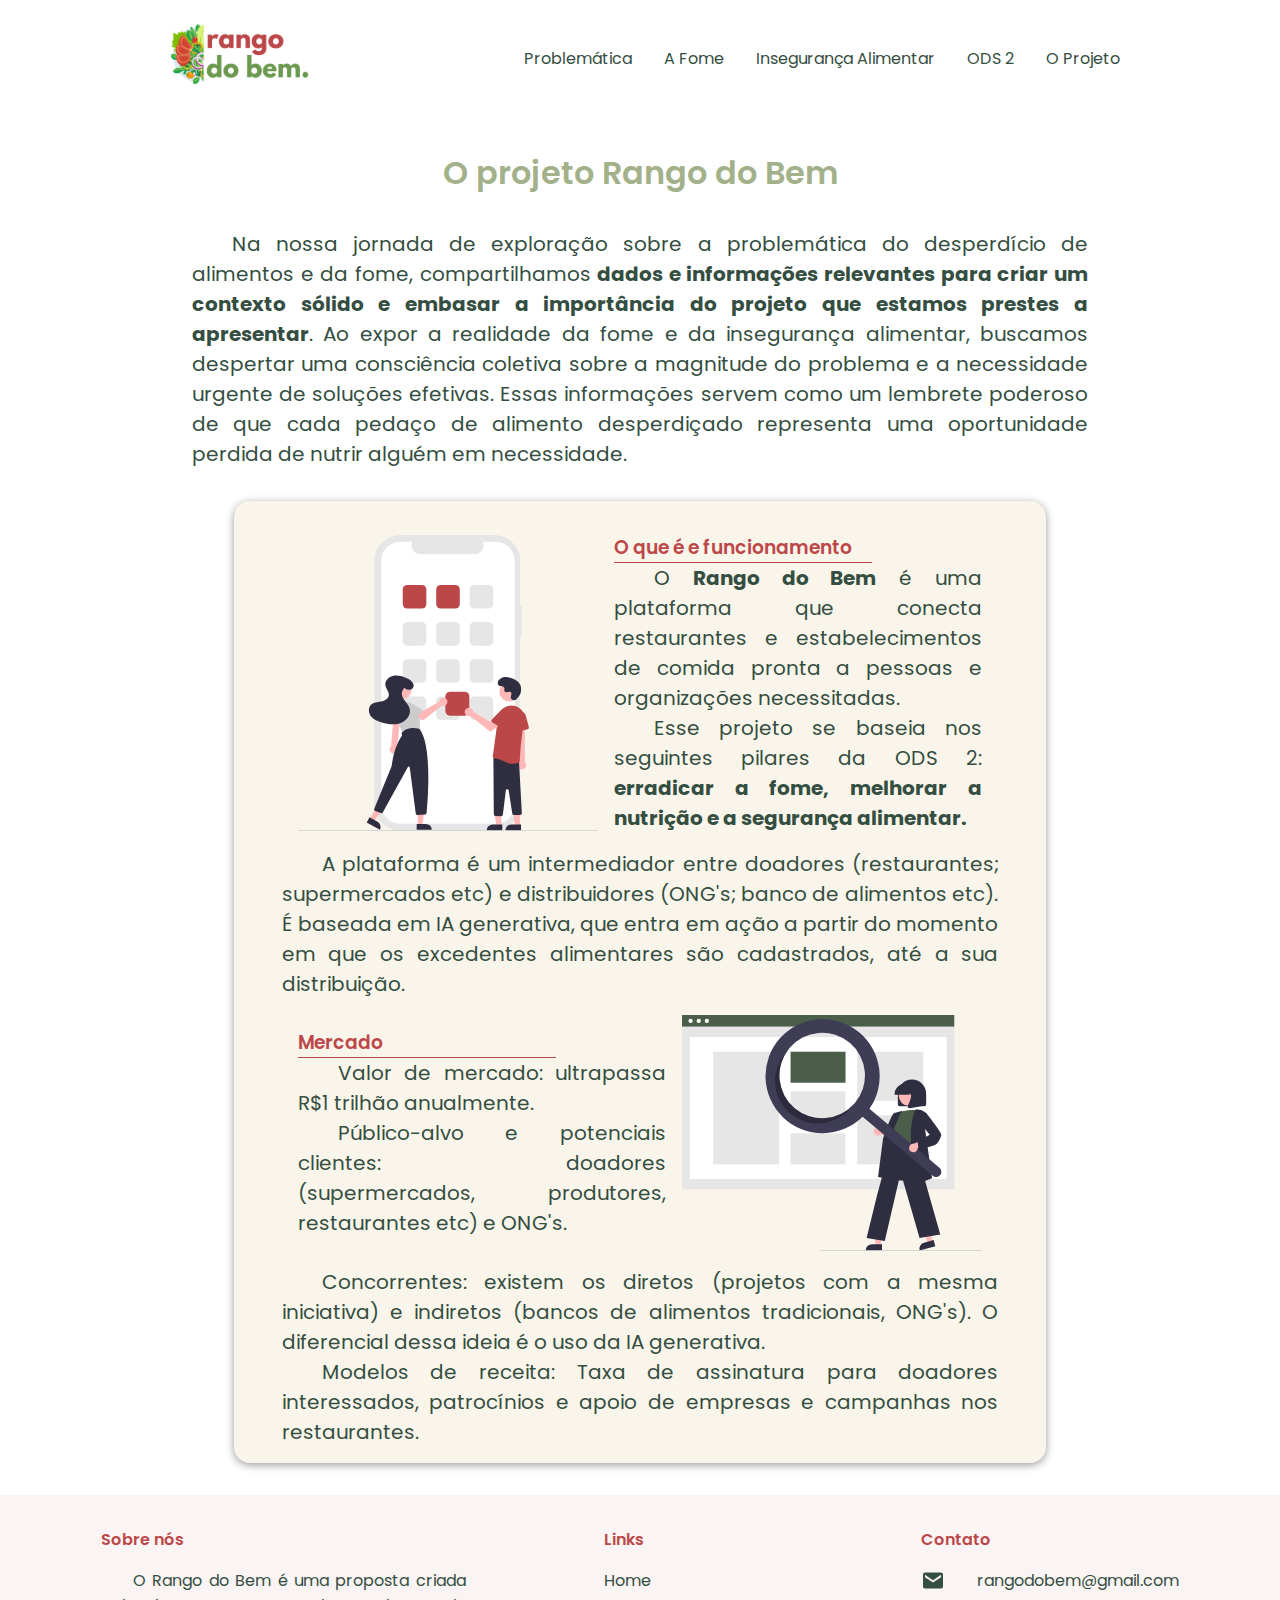
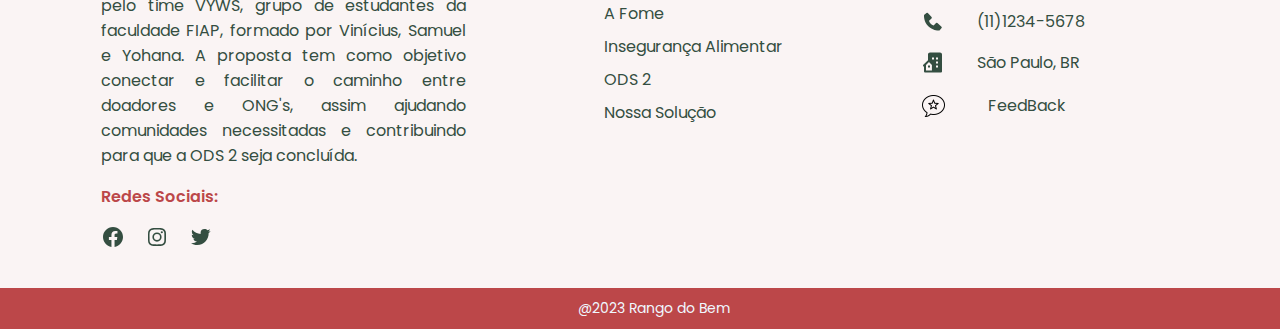
<file: solucao.html>
<!DOCTYPE html>
<html lang="pt-br">
<head>
    <meta charset="UTF-8">
    <meta http-equiv="X-UA-Compatible" content="IE=edge">
    <meta name="viewport" content="width=device-width, initial-scale=1.0">
    <title>A fome</title>
    <link rel="icon" href="assets/images/rg.svg">
    <link rel="preconnect" href="https://fonts.googleapis.com">
    <link rel="preconnect" href="https://fonts.gstatic.com" crossorigin>
    <link href="https://fonts.googleapis.com/css2?family=Poppins:wght@100;200;300;400;500;700&display=swap" rel="stylesheet">
    <link rel="preconnect" href="https://fonts.googleapis.com">
    <link rel="preconnect" href="https://fonts.gstatic.com" crossorigin>
    <link href="https://fonts.googleapis.com/css2?family=Montserrat:wght@200;300;400&display=swap" rel="stylesheet">
    <link rel="stylesheet" href="style.css">
    <link href="https://cdn.jsdelivr.net/npm/bootstrap@5.3.0/dist/css/bootstrap.min.css" rel="stylesheet" integrity="sha384-9ndCyUaIbzAi2FUVXJi0CjmCapSmO7SnpJef0486qhLnuZ2cdeRhO02iuK6FUUVM" crossorigin="anonymous">
</head>
<body>
    <header>
        <nav class="nav-bar">
            <div class="logo">
                <a href="index.html"><img src="assets/images/logo.svg" alt="Logo Rango do Bem"/></a>
            </div>
  
            <div >
                <ul class="nav-list">
                    <li class="nav-item"><a href="index.html" class="nav-link">Problemática</a></li>
                    <li class="nav-item"><a href="fome.html" class="nav-link">A Fome</a></li>
                    <li class="nav-item"><a href="insegAlimentar.html" class="nav-link">Insegurança Alimentar</a></li>
                    <li class="nav-item"><a href="ods2.html" class="nav-link">ODS 2</a></li>
                    <li class="nav-item"><a href="solucao.html" class="nav-link">O Projeto</a></li>
                </ul>
            </div>
  
            <div class="mobile-menu-icon">
                <button onclick="menuShow()"><img class="icon" src="assets/images/menu/bx-menu.png"></button>
            </div>
        </nav>
  
        <div class="mobile-menu">
            <ul class="nav-list">
                <li class="nav-item"><a href="index.html" class="nav-link">Problemática</a></li>
                <li class="nav-item"><a href="fome.html" class="nav-link">A Fome</a></li>
                <li class="nav-item"><a href="insegAlimentar.html" class="nav-link">Insegurança Alimentar</a></li>
                <li class="nav-item"><a href="ods2.html" class="nav-link">ODS 2</a></li>
                <li class="nav-item"><a href="solucao.html" class="nav-link">O Projeto</a></li>
            </ul>
        </div>
    </header>

    <section class="projeto">
        <div class="solucao">
            <h1>O projeto Rango do Bem</h1>
            <p> Na nossa jornada de exploração sobre a problemática do desperdício de alimentos e da fome, compartilhamos <strong>dados e informações relevantes para criar um contexto sólido e embasar a importância do projeto que estamos prestes a apresentar</strong>. Ao expor a realidade da fome e da insegurança alimentar, buscamos despertar uma consciência coletiva sobre a magnitude do problema e a necessidade urgente de soluções efetivas. Essas informações servem como um lembrete poderoso de que cada pedaço de alimento desperdiçado representa uma oportunidade perdida de nutrir alguém em necessidade.</p>
            <div class="explicacao">
                <div class="explicacao_solucao">
                    <img src="assets/images/logos/undraw_app_installation_re_h36x.svg" width="300">
                        <div>
                            <h3>O que é e funcionamento</h3>
                            <hr class="linha2">
                            <p>O <strong>Rango do Bem</strong> é uma plataforma que conecta restaurantes e estabelecimentos de comida pronta a pessoas e organizações necessitadas.</p>
                            <p>Esse projeto se baseia nos seguintes pilares da ODS 2: <strong> erradicar a fome, melhorar a nutrição e a segurança alimentar.</strong></p>
                        </div>
                </div>
                <div>
                    <p>A plataforma é um intermediador entre doadores (restaurantes; supermercados etc) e distribuidores (ONG's; banco de alimentos etc). É baseada em IA generativa, que entra em ação a partir do momento em que os excedentes alimentares são cadastrados, até a sua distribuição.</p>
                    <p></p>
                </div>
                <div class="explicacao_solucao">
                        <div>
                            <h3>Mercado</h3>
                            <hr class="linha2">
                            <p>Valor de mercado: ultrapassa R$1 trilhão anualmente.</p>
                            <p>Público-alvo e potenciais clientes: doadores (supermercados, produtores, restaurantes etc) e ONG's.</p>
                        </div>
                        <img src="assets/images/logos/undraw_web_search_re_efla.svg" width="300">
                </div>
                <p>Concorrentes: existem os diretos (projetos com a mesma iniciativa) e indiretos (bancos de alimentos tradicionais, ONG's). O diferencial dessa ideia é o uso da IA generativa.</p>
                <p>Modelos de receita: Taxa de assinatura para doadores interessados, patrocínios e apoio de empresas e campanhas nos restaurantes.</p>
            </div>

        </div>
    </section>


    <footer>
        <div class="footer">
            <div class="about_us">
                <h4>Sobre nós</h4>
                <p>O Rango do Bem é uma proposta criada pelo time VYWS, grupo de estudantes da faculdade FIAP, formado por Vinícius, Samuel e Yohana. A proposta tem como objetivo conectar e facilitar o caminho entre doadores e ONG's, assim ajudando comunidades necessitadas e contribuindo para que a ODS 2 seja concluída.</p>
                <h4>Redes Sociais:</h4>
                <div class="social">
                    <a href="https://www.facebook.com" target="_blank"><img src="assets/images/logos/bxl-facebook-circle.svg"></a>
                        <a href="https://www.instagram.com" target="_blank"><img src="assets/images/logos/bxl-instagram.svg"></a>
                        <a href="https://www.twitter.com" target="_blank"><img src="assets/images/logos/bxl-twitter.svg"></a>
                </div>
            </div>
            <div class="links">
                <h4>Links</h4>
                <ul class="footer__links">
                    <li><a href="index.html" class="footer__link">Home</a></li>
                    <li><a href="fome.html" class="footer__link">A Fome</a></li>
                    <li><a href="insegAlimentar.html" class="footer__link">Insegurança Alimentar</a></li>
                    <li><a href="ods2.html" class="footer__link">ODS 2</a></li>
                    <li><a href="solucao.html" class="footer__link">Nossa Solução</a></li>
                </ul>
            </div>
            <div class="contact">
                <h4>Contato</h4>
                <div class="email">
                    <img src="assets/images/logos/bxs-envelope.svg">
                    <p>rangodobem@gmail.com</p>
                </div>
                <div class="telefone">
                    <img src="assets/images/logos/bxs-phone.svg">
                    <p>(11)1234-5678</p>
                </div>
                <div class="endereco">
                    <img src="assets/images/logos/bxs-building-house.svg">
                    <p>São Paulo, BR</p>
                </div>
                <div class="feedback" onclick="feedBack()">
                    <img src="assets/images/icons8-feedback-50.png">
                    <p>FeedBack</p>
                </div>
            </div>
        </div>
        <div class="rodape">
            <p>@2023 Rango do Bem</p>
        </div>
        
    </footer>
    <script src="assets/js/script.js"></script>
</body>
</html>
</file>
<file: style.css>
@import url(assets/css/header.css);
@import url(assets/css/pagina1.css);
@import url(assets/css/fome.css);
@import url(assets/css/insegAlimentar.css);
@import url(assets/css/ods2.css);
@import url(assets/css/footer.css);
@import url(assets/css/projeto.css);

*{
    padding: 0;
    margin: 0;
    text-decoration: none;
    font-family: 'Poppins', sans-serif;
}

:root{
    --branco: #FFFFFF;
    --darkGreen: #344E41;
    --mossGreen: #4A5E4A;
    --lightGreen: #A3B18A;
    --red: #BC4749;
    --beige: #faf5ea;
    --imagem: url('image.png')
}

.problem{
    height: 100%;
    border-radius: 8em;
}

p{
    text-indent: 2em;
}

.footer__link{
    text-decoration: none;
}
.footer__link:hover{
    color: var(--red);
    border-bottom: 3px solid transparent;
    border-bottom-color: var(--red);

}

.footer h4{
    font-size: 16px;
    font-weight: 600;
}




@media screen and (max-width: 900px){
    .footer{
        display: flex;
        flex-direction: column;
        width: 100%;
        gap: 5em;
    }
    .about_us{
        width: 70%;
    }

    .nav-item:hover{
        color: var(--red);
     }
}
</file>
